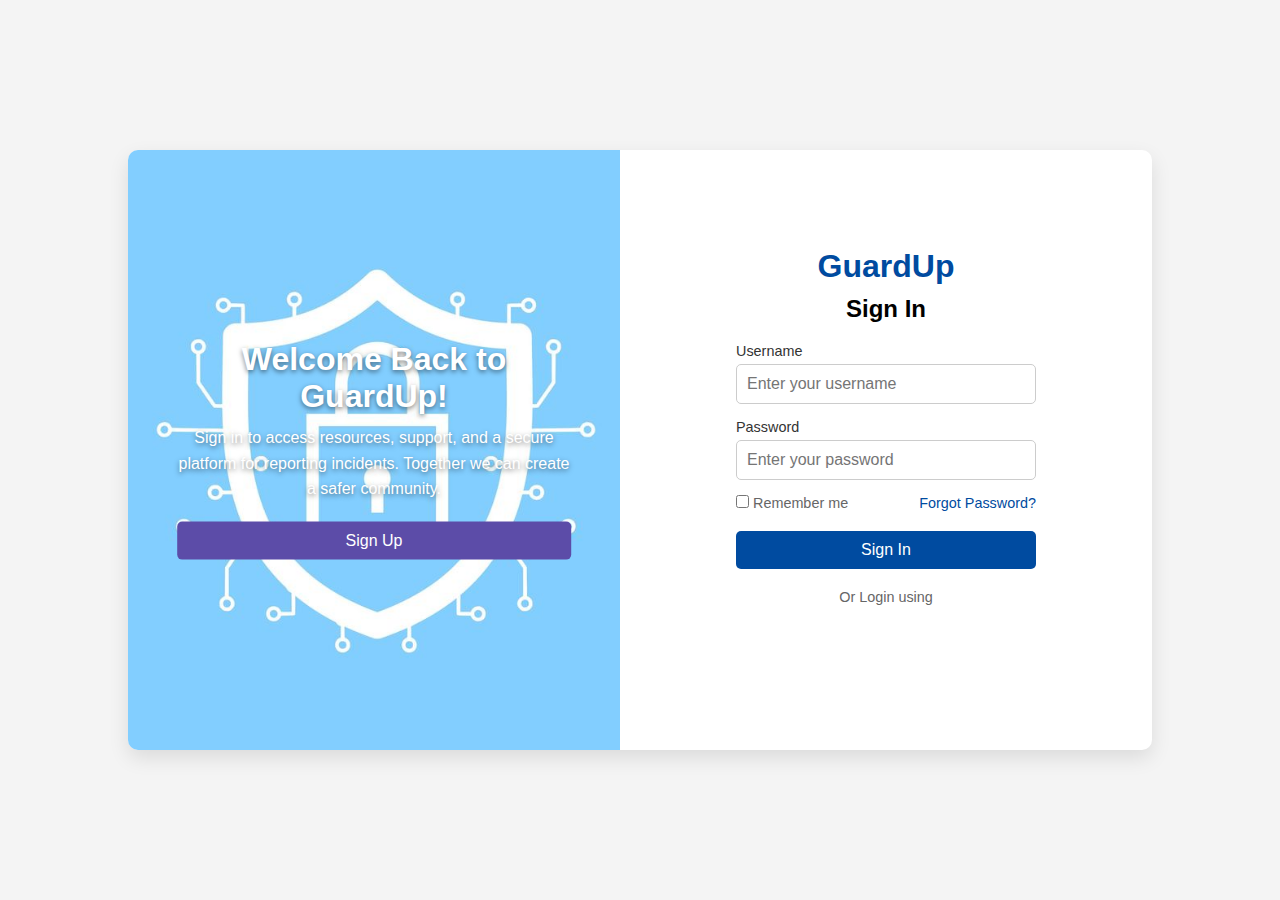
<file: index.html>
<!DOCTYPE html>
<html lang="en">
<head>
  <meta charset="UTF-8">
  <meta name="viewport" content="width=device-width, initial-scale=1.0">
  <link rel="stylesheet" href="https://cdnjs.cloudflare.com/ajax/libs/font-awesome/6.0.0/css/all.min.css">
  <link rel="stylesheet" href="index.css">
  <title>Sign In | GuardUp</title>
</head>
<body>
  <div class="container">
    <!-- Left Section -->
    <div class="left-section">
      <div class="illustration">
        <div class="illustration-text">
          <h1>Welcome Back to GuardUp!</h1>
          <p>
            Sign in to access resources, support, and a secure platform for reporting incidents. Together we can create a safer community.
          </p>
          <a href="signup_page.html"><button class="signin-btn">Sign Up</button></a>
        </div>
      </div>
    </div>

    <!-- Right Section -->
    <div class="right-section">
      <h1 class="logo">GuardUp</h1>
      <h2>Sign In</h2>
      <form class="signin-form" action="chatbot_intro.html" method="GET">
        <!-- Username Input -->
        <div class="input-group">
          <label for="username">Username</label>
          <input type="text" id="username" placeholder="Enter your username" required>
        </div>
        <!-- Password Input -->
        <div class="input-group">
          <label for="password">Password</label>
          <input type="password" id="password" placeholder="Enter your password" required>
        </div>
        <div class="options">
          <label>
            <input type="checkbox"> Remember me
          </label>
          <a href="#" class="forgot-password">Forgot Password?</a>
        </div>
        <a href="chatbot_intro.html"><button class="signin-btn">Sign In</button></a>
      </form>
      <p class="or">Or Login using</p>
      <div class="social-login">
        <a href="#"><i class="icon-facebook"></i></a>
        <a href="#"><i class="icon-google"></i></a>
        <a href="#"><i class="icon-linkedin"></i></a>
      </div>
    </div>
  </div>
  <script>
    
  </script>
</body>
</html>
</file>
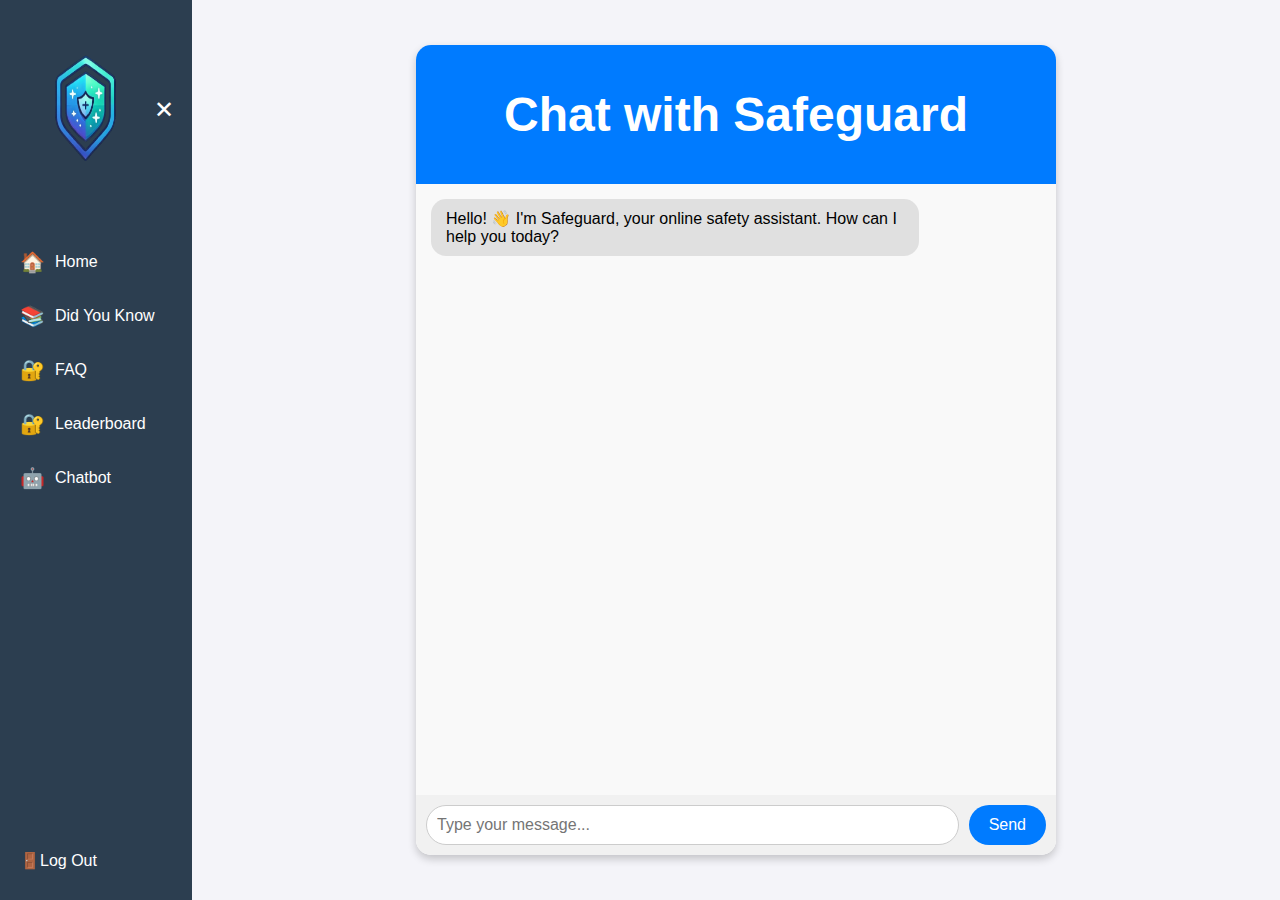
<file: chatbot.html>
<!DOCTYPE html>
<html lang="en">
<head>
  <meta charset="UTF-8">
  <meta name="viewport" content="width=device-width, initial-scale=1.0">
  <link rel="stylesheet" href="chatbot.css">
  <title>Chatbot</title>
</head>
<body>
  <div id="sidebar-container">
    <!-- Sidebar -->
    <div id="sidebar" class="sidebar">
      <div class="header">
          <img src="images/logo.png" alt="Logo" style="width: 10vw; height: 20vh;">
          <button id="minimize-btn" class="toggle-btn">&#10005;</button>
          <button id="maximize-btn" class="toggle-btn" style="display: none;">&#9776;</button>
      </div>      
      <ul class="menu">
        <li><a href="chatbot_dashboard.html"><span class="icon">🏠</span><span class="text">Home</span></a></li>
        <li><a href="#"><span class="icon">📚</span><span class="text">Did You Know</span></a></li>
        <li><a href="faq.html"><span class="icon">🔐</span><span class="text">FAQ</span></a></li>
        <li><a href="leaderboard.html"><span class="icon">🔐</span><span class="text">Leaderboard</span></a></li>
        <li><a href="chatbot.html"><span class="icon">🤖</span><span class="text">Chatbot</span></a></li>
      </ul>
      <div class="footer">
        <ul>
          <li><a href="index.html"><span class="icon">🚪</span><span class="text">Log Out</span></a></li>
        </ul>
      </div>
    </div>
  </div>
  <section class="chat-container">
    <!-- Header -->
    <header class="chat-header">
      <h1>Chat with Safeguard</h1>
    </header>

    <!-- Chat Window -->
    <div class="chat-window" id="chat-window">
      <!-- Messages will be dynamically added here -->
    </div>

    <!-- Footer -->
    <footer class="chat-footer">
      <input 
        type="text" 
        id="user-input" 
        placeholder="Type your message..." 
        class="chat-input"
      >
      <button id="send-button" class="send-button">Send</button>
    </footer>
  </div>
</section>

  <script>
     // JavaScript for Sidebar Toggle
   const sidebar = document.getElementById("sidebar");
    const minimizeBtn = document.getElementById("minimize-btn");
    const maximizeBtn = document.getElementById("maximize-btn");

    // Minimize the sidebar
    minimizeBtn.addEventListener("click", () => {
      console.debug("Minimizing sidebar");
      sidebar.classList.add("minimized");
      minimizeBtn.style.display = "none";
      maximizeBtn.style.display = "block";
    });

    // Maximize the sidebar
    maximizeBtn.addEventListener("click", () => {
      console.debug("Maximizing sidebar");
      sidebar.classList.remove("minimized");
      maximizeBtn.style.display = "none";
      minimizeBtn.style.display = "block";
    });

   // Select DOM Elements
const chatWindow = document.getElementById("chat-window");
const userInput = document.getElementById("user-input");
const sendButton = document.getElementById("send-button");

// Sample Bot Responses (for demonstration purposes)
const botReplies = [
  "That's a great question!",
  "I'm here to guide you on online safety.",
  "Can you elaborate on that?",
  "Stay safe online! Avoid sharing sensitive information.",
  "Thank you for chatting with me!"
];

// Function to Append a Message
function appendMessage(content, sender) {
  const message = document.createElement("div");
  message.className = `message ${sender}`;
  message.textContent = content;
  chatWindow.appendChild(message);
  chatWindow.scrollTop = chatWindow.scrollHeight; // Auto-scroll to the latest message
}

// Display Initial Welcome Message
function displayWelcomeMessage() {
  const welcomeMessage = "Hello! 👋 I'm Safeguard, your online safety assistant. How can I help you today?";
  appendMessage(welcomeMessage, "bot");
}

// Send Message on Button Click
sendButton.addEventListener("click", () => {
  const userMessage = userInput.value.trim();
  if (userMessage) {
    appendMessage(userMessage, "user");
    userInput.value = ""; // Clear input field

    // Simulate bot reply with a slight delay
    setTimeout(() => {
      const botReply =
        botReplies[Math.floor(Math.random() * botReplies.length)];
      appendMessage(botReply, "bot");
    }, 500);
  }
});

// Send Message on Enter Key
userInput.addEventListener("keypress", (e) => {
  if (e.key === "Enter") {
    sendButton.click();
  }
});

// Display the Welcome Message When the Page Loads
window.onload = displayWelcomeMessage;
  </script>
</body>
</html>
</file>
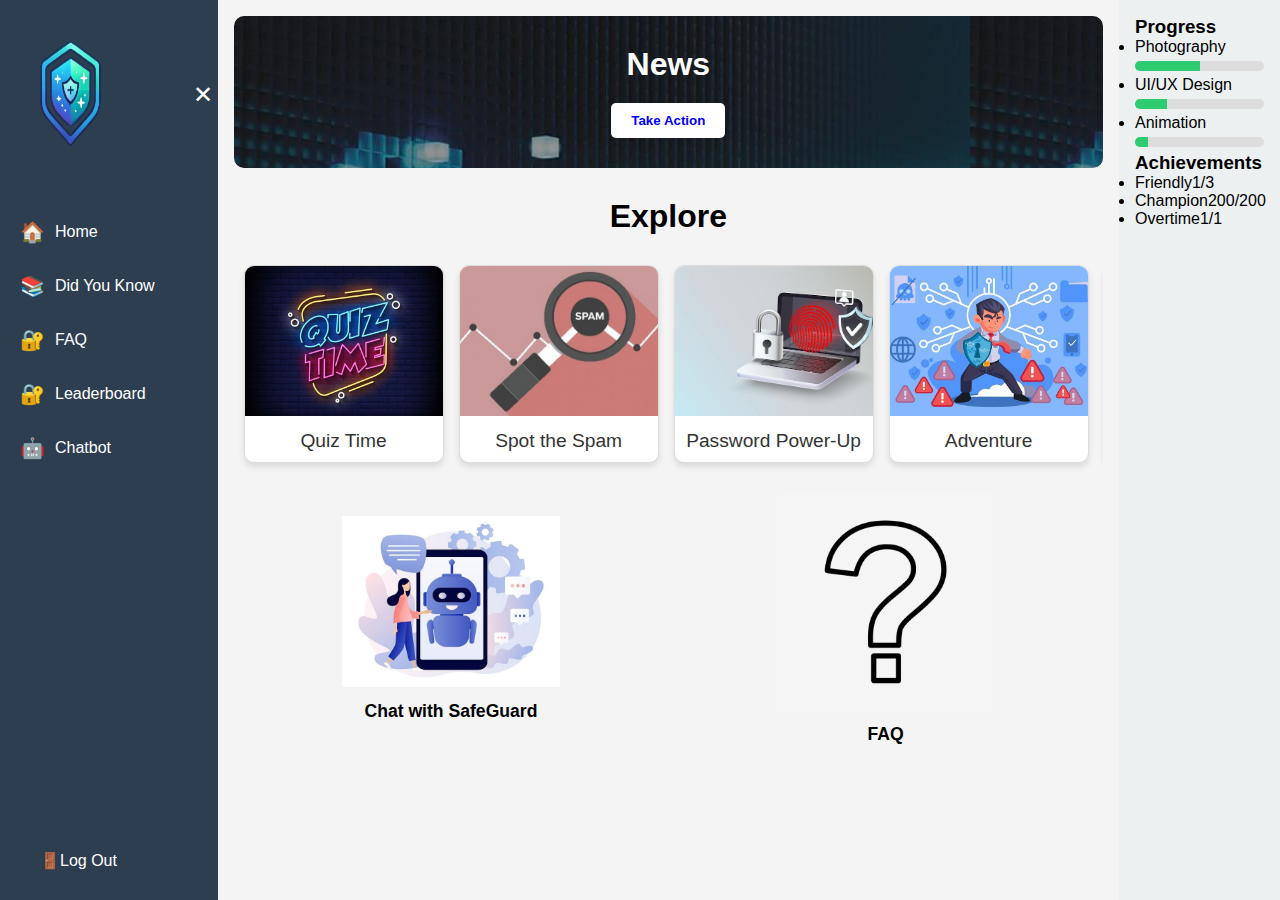
<file: chatbot_dashboard.html>
<!DOCTYPE html>
<html lang="en">
<head>
  <meta charset="UTF-8">
  <meta name="viewport" content="width=device-width, initial-scale=1.0">
  <link rel="stylesheet" href="chatbot_dashboard.css">
  <title>SafeGuard</title>
</head>
<body>
  <div id="sidebar-container">
    <!-- Sidebar -->
    <div id="sidebar" class="sidebar">
      <div class="header">
          <img src="images/logo.png" alt="Logo" style="width: 10vw; height: 20vh;">
          <button id="minimize-btn" class="toggle-btn">&#10005;</button>
          <button id="maximize-btn" class="toggle-btn" style="display: none;">&#9776;</button>
      </div>      
      <ul class="menu">
        <li><a href="chatbot_dashboard.html"><span class="icon">🏠</span><span class="text">Home</span></a></li>
        <li><a href="#"><span class="icon">📚</span><span class="text">Did You Know</span></a></li>
        <li><a href="faq.html"><span class="icon">🔐</span><span class="text">FAQ</span></a></li>
        <li><a href="leaderboard.html"><span class="icon">🔐</span><span class="text">Leaderboard</span></a></li>
        <li><a href="chatbot.html"><span class="icon">🤖</span><span class="text">Chatbot</span></a></li>
      </ul>
      <div class="footer">
        <ul>
          <li><a href="index.html"><span class="icon">🚪</span><span class="text">Log Out</span></a></li>
        </ul>
      </div>
    </div>
  </div>

    <!-- Main Content -->
    <section class="main-content">
      <!-- Dashboard Section -->
      <div class="dashboard">
        <h1>News</h1>
        <button class="dashboard-button">Take Action</button>
      </div>
      
      <!-- Explore Section -->
      <section class="explore">
        <h2>Explore</h2>
        <div class="explore-cards">
          <div class="card">
            <a href="quiz.html">
              <img src="images/quiz.jpg" alt="Quiz Time">
              <p>Quiz Time</p>
            </a>
          </div>
          <div class="card">
            <a href="#">
              <img src="images/spam.jpg" alt="Spot the Spam">
              <p>Spot the Spam</p>
            </a>
          </div>
          <div class="card">
            <a href="#">
              <img src="images/password.jpg" alt="Password Power-Up">
              <p>Password Power-Up</p>
            </a>
          </div>
          <div class="card">
            <a href="#">
              <img src="images/adventure.jpg" alt="Adventure">
              <p>Adventure</p>
            </a>
          </div>
          <div class="card">
            <a href="#">
              <img src="images/bingo.png" alt="Cyber Bingo">
              <p>Cyber Bingo</p>
            </a>
          </div>
          <div class="card">
            <a href="#">
              <img src="images/crossword.jpg" alt="Crossword">
              <p>Crossword</p>
            </a>
          </div>
          <div class="card">
            <a href="#">
              <img src="images/did you know.jpg" alt="Did you know">
              <p>Did you know</p>
            </a>
          </div>
        </div>
      </section>

      <!-- Chatbot and FAQ Section -->
      <section class="extras">
        <div class="chatbot">
          <a href="chatbot.html">
            <img src="images/bot.jpg" alt="Chatbot">
            <p>Chat with SafeGuard</p>
          </a>
        </div>
        <div class="faq">
          <a href="faq.html">
            <img src="images/faq.jpg" alt="FAQ">
            <p>FAQ</p>
          </a>
        </div>
      </section>
    </section>

    <!-- Right Sidebar -->
    <section class="right-sidebar">
      <div class="progress">
        <h3>Progress</h3>
        <ul>
          <li>
            <span>Photography</span>
            <div class="progress-bar">
              <div style="width: 50%;"></div>
            </div>
          </li>
          <li>
            <span>UI/UX Design</span>
            <div class="progress-bar">
              <div style="width: 25%;"></div>
            </div>
          </li>
          <li>
            <span>Animation</span>
            <div class="progress-bar">
              <div style="width: 10%;"></div>
            </div>
          </li>
        </ul>
      </div>
      <div class="achievements">
        <h3>Achievements</h3>
        <ul>
          <li><span>Friendly</span><span>1/3</span></li>
          <li><span>Champion</span><span>200/200</span></li>
          <li><span>Overtime</span><span>1/1</span></li>
        </ul>
      </div>
    </section>
  </div>
  
  <script>
   // JavaScript for Sidebar Toggle
   const sidebar = document.getElementById("sidebar");
    const minimizeBtn = document.getElementById("minimize-btn");
    const maximizeBtn = document.getElementById("maximize-btn");

    // Minimize the sidebar
    minimizeBtn.addEventListener("click", () => {
      console.debug("Minimizing sidebar");
      sidebar.classList.add("minimized");
      minimizeBtn.style.display = "none";
      maximizeBtn.style.display = "block";
    });

    // Maximize the sidebar
    maximizeBtn.addEventListener("click", () => {
      console.debug("Maximizing sidebar");
      sidebar.classList.remove("minimized");
      maximizeBtn.style.display = "none";
      minimizeBtn.style.display = "block";
    });
  </script>
</body>
</html>
</file>
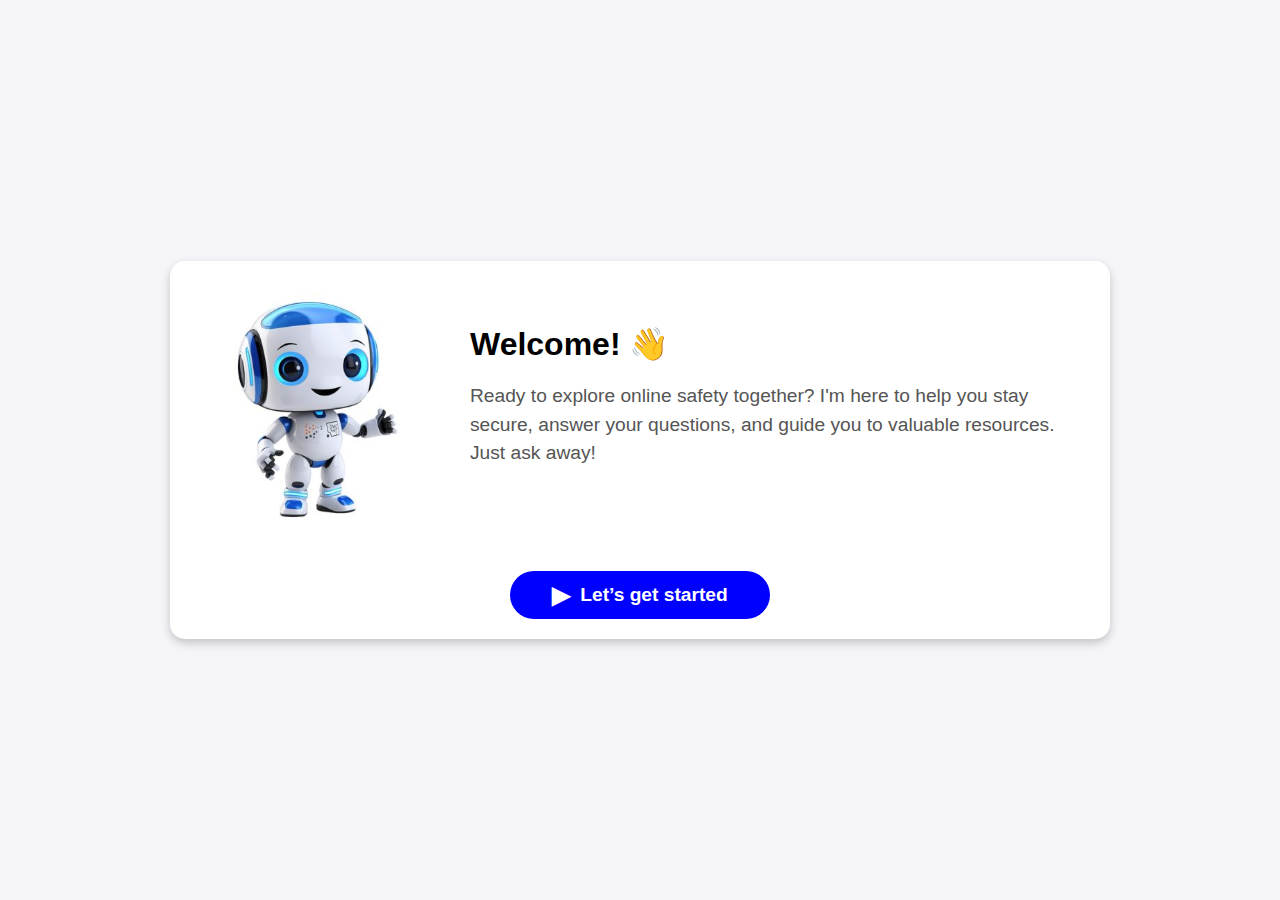
<file: chatbot_intro.html>
<!DOCTYPE html>
<html lang="en">
<head>
  <meta charset="UTF-8">
  <meta name="viewport" content="width=device-width, initial-scale=1.0">
  <title>SafeGuard</title>
  <link rel="stylesheet" href="chatbot_intro.css">
</head>
<body>
  <div class="container">
    <div class="chatbot-section">
      <!-- Robot Image -->
      <img src="images/robot-icon.jpg" alt="Chatbot Robot" class="robot-image">

      <!-- Welcome Text -->
      <div class="welcome-text">
        <h1>Welcome! <span class="wave">👋</span></h1>
        <p>
          Ready to explore online safety together? I'm here to help you stay secure, answer your questions, 
          and guide you to valuable resources. Just ask away!
        </p>
      </div>
    </div>

    <!-- "Let’s Get Started" Button -->
    <div class="get-started">
      <a href="chatbot_dashboard.html" class="start-button">
        <span>▶</span> Let’s get started
      </a>
    </div>
  </div>
</body>
</html>
</file>
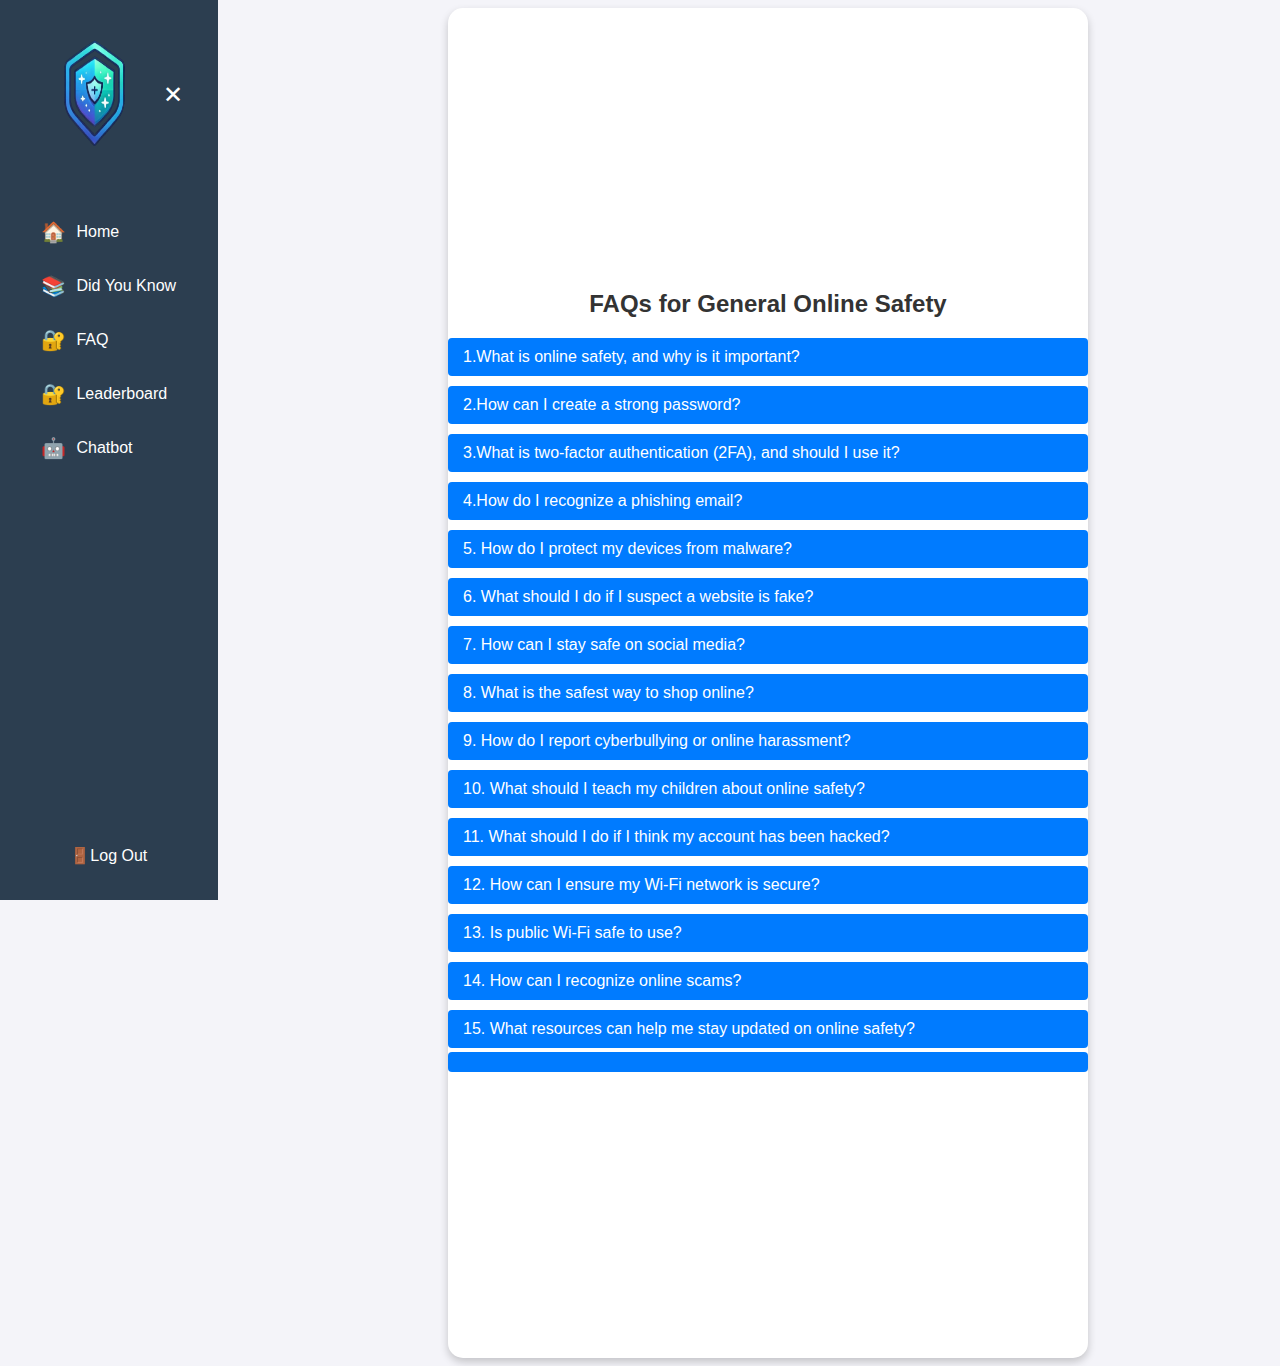
<file: faq.html>
<!DOCTYPE html>
<html lang="en">
<head>
  <meta charset="UTF-8">
  <meta name="viewport" content="width=device-width, initial-scale=1.0">
  <title>SafeGuard</title>
  <link rel="stylesheet" href="faq.css">
</head>
<body>
  <div id="sidebar-container">
    <!-- Sidebar -->
    <div id="sidebar" class="sidebar">
      <div class="header">
          <img src="images/logo.png" alt="Logo" style="width: 10vw; height: 20vh;">
          <button id="minimize-btn" class="toggle-btn">&#10005;</button>
          <button id="maximize-btn" class="toggle-btn" style="display: none;">&#9776;</button>
      </div>      
      <ul class="menu">
        <li><a href="chatbot_dashboard.html"><span class="icon">🏠</span><span class="text">Home</span></a></li>
        <li><a href="#"><span class="icon">📚</span><span class="text">Did You Know</span></a></li>
        <li><a href="faq.html"><span class="icon">🔐</span><span class="text">FAQ</span></a></li>
        <li><a href="leaderboard.html"><span class="icon">🔐</span><span class="text">Leaderboard</span></a></li>
        <li><a href="chatbot.html"><span class="icon">🤖</span><span class="text">Chatbot</span></a></li>
      </ul>
      <div class="footer">
        <ul>
          <li><a href="index.html"><span class="icon">🚪</span><span class="text">Log Out</span></a></li>
        </ul>
      </div>
    </div>
  </div>
  <div class="faq-container">
    <h1 >FAQs for General Online Safety</h1>
    <div class="faq-item">
      <button class="faq-question">1.What is online safety, and why is it important?</button>
      <div class="faq-answer">
        <p>Online safety refers to practices that protect your personal information, privacy, and security while using the internet. It’s important to avoid identity theft, cyberbullying, phishing attacks, and other online threats.</p>
      </div>
    </div>
    <div class="faq-item">
      <button class="faq-question">2.How can I create a strong password?</button>
      <div class="faq-answer">
        <p>Use a mix of uppercase and lowercase letters, numbers, and special characters. Avoid using easily guessed information like birthdays or names. Passwords should be at least 12 characters long.</p>
      </div>
    </div>
    <div class="faq-item">
      <button class="faq-question">3.What is two-factor authentication (2FA), and should I use it?</button>
      <div class="faq-answer">
        <p>2FA is an extra layer of security requiring a second form of verification (like a code sent to your phone) in addition to your password. Yes, you should enable 2FA wherever possible.</p>
      </div>
    </div>
    <div class="faq-item">
      <button class="faq-question">4.How do I recognize a phishing email?</button>
      <div class="faq-answer">
        <p>
          Look for red flags such as:
          <ul>
            <li>Spelling and grammar mistakes.</li>
            <li>Urgent requests to click a link or provide sensitive information.</li>
            <li>Suspicious sender email addresses.</li>
          </ul>
        </p>
      </div>
    </div>
    <div class="faq-item">
        <button class="faq-question">5. How do I protect my devices from malware?</button>
        <div class="faq-answer">
            <p>
            <ul>
              <li>Install and update antivirus software.</li>
              <li>Avoid downloading files from untrusted sources. </li>
              <li>Keep your operating system and apps updated. </li>
              <li>Avoid clicking on pop-up ads.</li>
            </ul>
          </p>
        </div>
      </div>
      <div class="faq-item">
        <button class="faq-question">6. What should I do if I suspect a website is fake?</button>
        <div class="faq-answer">
            <p>
            <ul>
              <li>Check the URL for spelling errors or unusual domains.</li>
              <li>Look for a padlock icon and "https" in the address bar. </li>
              <li>Avoid entering personal information on suspicious websites.</li>
            </ul>
          </p>
        </div>
      </div>
      <div class="faq-item">
        <button class="faq-question">7. How can I stay safe on social media?</button>
        <div class="faq-answer">
            <p>
            <ul>  
              <li>Adjust your privacy settings to control who can see your posts.</li>
              <li>Avoid sharing personal information like your address or phone number.   </li>
              <li>Be cautious when accepting friend requests from unknown people.</li>
            </ul>
          </p>
        </div>
      </div>
      <div class="faq-item">
        <button class="faq-question">8. What is the safest way to shop online?</button>
        <div class="faq-answer">
            <p>
            <ul>  
              <li>Shop only on reputable websites with secure payment methods.</li>
              <li>Look for "https" and a padlock in the browser address bar.</li>
              <li>Use a credit card or secure payment service like Escrow or PayPal.</li>
            </ul>
          </p>
        </div>
      </div>
      <div class="faq-item">
        <button class="faq-question">9. How do I report cyberbullying or online harassment?</button>
        <div class="faq-answer">
            <p>
            <ul>  
              <li>Take screenshots of the offensive messages.</li>
              <li>Report the behavior to the platform where it occurred.</li>
              <li> Inform local authorities if the harassment escalates or involves threats. </li>
            </ul>
          </p>
        </div>
      </div>
      <div class="faq-item">
        <button class="faq-question">10. What should I teach my children about online safety?</button>
        <div class="faq-answer">
            <p>
            <ul>  
              <li>Never share personal information online.</li>
              <li>Avoid interacting with strangers on the internet. </li>
              <li>Report anything that makes them uncomfortable to a trusted adult.</li>
              <li>Set up parental controls to monitor their online activities.</li>
            </ul>
          </p>
        </div>
      </div>
      <div class="faq-item">
        <button class="faq-question">11. What should I do if I think my account has been hacked?</button>
        <div class="faq-answer">
            <p>
            <ul>  
              <li>Enable two-factor authentication.</li>
              <li>Check for unusual activity and report the breach to the service provider.</li>
            </ul>
          </p>
        </div>
      </div>
      <div class="faq-item">
        <button class="faq-question">12. How can I ensure my Wi-Fi network is secure?</button>
        <div class="faq-answer">
            <p>
            <ul>  
              <li>Use a strong, unique password for your router.</li>
              <li>Enable WPA3 or WPA2 encryption.</li>
              <li>Regularly update your router's firmware.</li>
            </ul>
          </p>
        </div>
      </div>
      <div class="faq-item">
        <button class="faq-question">13. Is public Wi-Fi safe to use?</button>
        <div class="faq-answer">
            <p>
                Public Wi-Fi is generally not secure. Avoid accessing sensitive accounts or entering personal information when connected to public networks. Use a Virtual Private Network (VPN) for added security. 
          </p>
        </div>
      </div>
      <div class="faq-item">
        <button class="faq-question">14. How can I recognize online scams?</button>
        <div class="faq-answer">
            <p>
            <ul>  
              <li>Be cautious of offers that seem too good to be true.</li>
              <li>Verify the source before clicking on links or downloading files. </li>
              <li>Avoid sharing financial information unless the website is verified and secure.  </li>
            </ul>
          </p>
        </div>
      </div>
      <div class="faq-item">
        <button class="faq-question">15. What resources can help me stay updated on online safety?</button>
        <div class="faq-answer">
            <p>
            <ul>  
              <li>Trusted cybersecurity blogs or websites.</li>
              <li>Government or law enforcement online safety guides.</li>
              <li>Online safety courses or seminars offered by reputable organizations. </li>
            </ul>
          </p>
        </div>
        <div class="faq-item">
            <button class="faq-question"></button>
            <div class="faq-answer">
                <p>
                <ul>  
                  <li></li>
                  <li></li>
                  <li></li>
                </ul>
              </p>
            </div>
      </div>
    <!-- Add more FAQ items here -->
  </div>
  </div>
  <script>
         // JavaScript for Sidebar Toggle
   const sidebar = document.getElementById("sidebar");
    const minimizeBtn = document.getElementById("minimize-btn");
    const maximizeBtn = document.getElementById("maximize-btn");

    // Minimize the sidebar
    minimizeBtn.addEventListener("click", () => {
      console.debug("Minimizing sidebar");
      sidebar.classList.add("minimized");
      minimizeBtn.style.display = "none";
      maximizeBtn.style.display = "block";
    });

    // Maximize the sidebar
    maximizeBtn.addEventListener("click", () => {
      console.debug("Maximizing sidebar");
      sidebar.classList.remove("minimized");
      maximizeBtn.style.display = "none";
      minimizeBtn.style.display = "block";
    });
  document.querySelectorAll('.faq-question').forEach(button => {
  button.addEventListener('click', () => {
    const answer = button.nextElementSibling;
    const isOpen = answer.style.display === 'block';

    document.querySelectorAll('.faq-answer').forEach(item => item.style.display = 'none');
    if (!isOpen) {
      answer.style.display = 'block';
    }
  });
});
  </script>
</body>
</html>
</file>
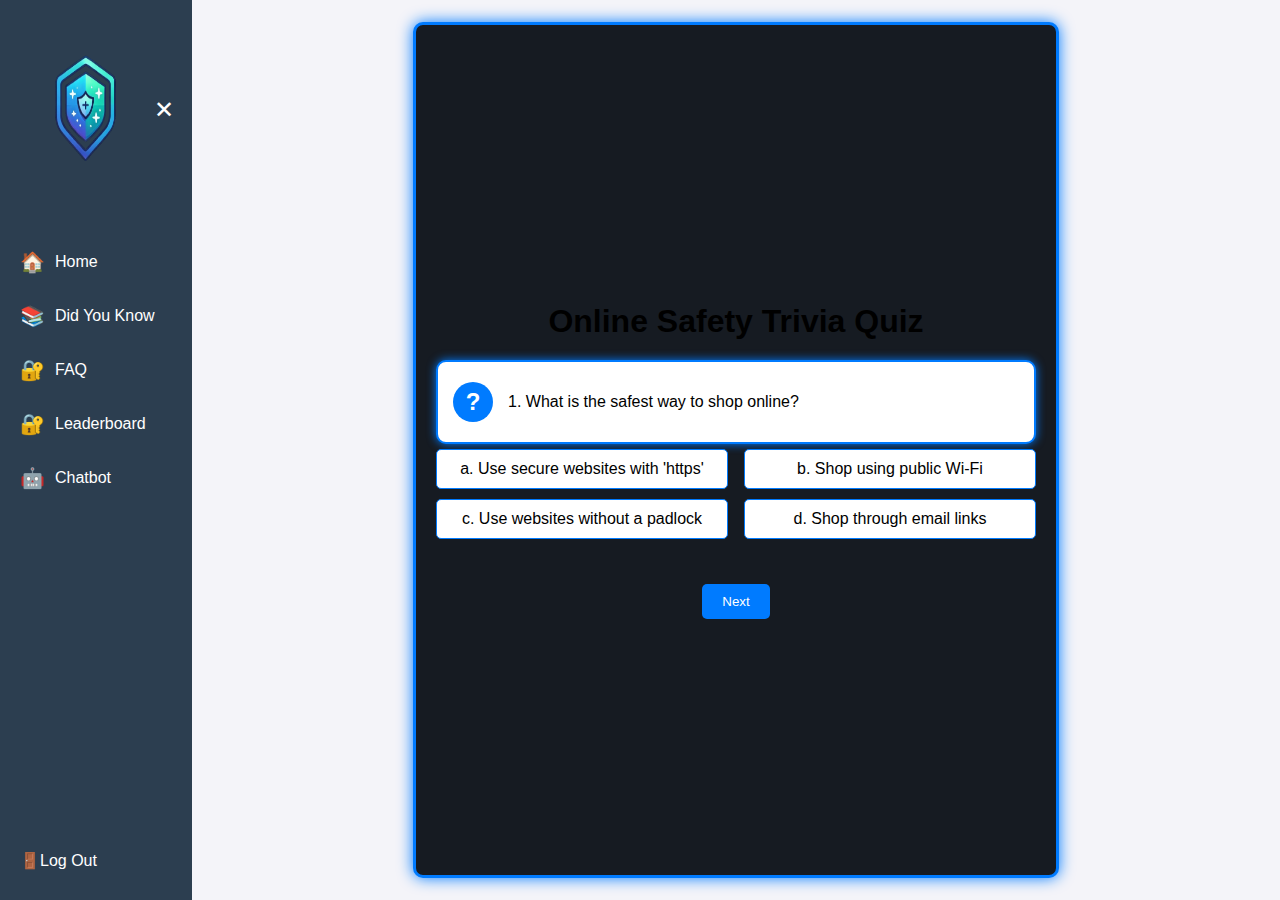
<file: quiz.html>
<!DOCTYPE html>
<html lang="en">
<head>
  <meta charset="UTF-8">
  <meta name="viewport" content="width=device-width, initial-scale=1.0">
  <title>SafeGuard</title>
 <link rel="stylesheet" href="quiz.css">
</head>
<body>
  <div id="sidebar-container">
    <!-- Sidebar -->
    <div id="sidebar" class="sidebar">
      <div class="header">
          <img src="images/logo.png" alt="Logo" style="width: 10vw; height: 20vh;">
          <button id="minimize-btn" class="toggle-btn">&#10005;</button>
          <button id="maximize-btn" class="toggle-btn" style="display: none;">&#9776;</button>
      </div>      
      <ul class="menu">
        <li><a href="chatbot_dashboard.html"><span class="icon">🏠</span><span class="text">Home</span></a></li>
        <li><a href="#"><span class="icon">📚</span><span class="text">Did You Know</span></a></li>
        <li><a href="faq.html"><span class="icon">🔐</span><span class="text">FAQ</span></a></li>
        <li><a href="leaderboard.html"><span class="icon">🔐</span><span class="text">Leaderboard</span></a></li>
        <li><a href="chatbot.html"><span class="icon">🤖</span><span class="text">Chatbot</span></a></li>
      </ul>
      <div class="footer">
        <ul>
          <li><a href="index.html"><span class="icon">🚪</span><span class="text">Log Out</span></a></li>
        </ul>
      </div>
    </div>
  </div>

  <div class="quiz-container">
    <!-- Quiz Title -->
    <h1 class="quiz-title">Online Safety Trivia Quiz</h1>

    <!-- Quiz Questions -->
    <div class="quiz-question" id="question-container">
      <!-- Question 1 -->
      <div class="question">
        <div class="question-box">
          <div class="question-mark">?</div>
          <p>1. What is the safest way to shop online?</p>
        </div>
        <div class="options">
          <div class="option"> a. Use secure websites with 'https'</div>
          <div class="option"> b. Shop using public Wi-Fi</div>
          <div class="option"> c. Use websites without a padlock</div>
          <div class="option"> d. Shop through email links</div>
        </div>
      </div>

      <!-- Question 2 -->
      <div class="question" style="display: none;">
        <div class="question-box">
          <div class="question-mark">?</div>
          <p>2. What is two-factor authentication (2FA)?</p>
        </div>
        <div class="options">
          <div class="option"> a. A single password</div>
          <div class="option"> b. A password and a verification code</div>
          <div class="option"> c. Fingerprint only</div>
          <div class="option"> d. Email only</div>
        </div>
      </div>

      <!-- Question 3 -->
      <div class="question" style="display: none;">
        <div class="question-box">
          <div class="question-mark">?</div>
          <p>3. How can you recognize a phishing email?</p>
        </div>
        <div class="options">
          <div class="option"> a. Look for generic greetings</div>
          <div class="option"> b. Urgent requests to click links</div>
          <div class="option"> c. Spelling and grammar errors</div>
          <div class="option"> d. All of the above</div>
        </div>
      </div>

      <!-- Question 4 (Last Question) -->
      <div class="question" style="display: none;">
        <div class="question-box">
          <div class="question-mark">?</div>
          <p>4. What should you do if you suspect a website is fake?</p>
        </div>
        <div class="options">
          <div class="option"> a. Check the URL for spelling errors</div>
          <div class="option"> b. Look for a padlock icon and 'https'</div>
          <div class="option"> c. Avoid entering personal information</div>
          <div class="option"> d. All of the above</div>
        </div>
      </div>
    </div>

    <!-- Navigation Buttons -->
    <div class="nav-buttons">
      <button class="nav-btn" id="prev-btn" onclick="prevQuestion()">Previous</button>
      <button class="nav-btn" id="next-btn" onclick="nextQuestion()">Next</button>
      <button class="nav-btn" id="submit-btn" onclick="submitQuiz()" style="display: none;">Submit</button>
    </div>
  </div>

  <script>
     // JavaScript for Sidebar Toggle
   const sidebar = document.getElementById("sidebar");
    const minimizeBtn = document.getElementById("minimize-btn");
    const maximizeBtn = document.getElementById("maximize-btn");

    // Minimize the sidebar
    minimizeBtn.addEventListener("click", () => {
      console.debug("Minimizing sidebar");
      sidebar.classList.add("minimized");
      minimizeBtn.style.display = "none";
      maximizeBtn.style.display = "block";
    });

    // Maximize the sidebar
    maximizeBtn.addEventListener("click", () => {
      console.debug("Maximizing sidebar");
      sidebar.classList.remove("minimized");
      maximizeBtn.style.display = "none";
      minimizeBtn.style.display = "block";
    });
    
    let currentQuestion = 0;
    const questions = document.querySelectorAll('.question');
    const nextBtn = document.getElementById('next-btn');
    const submitBtn = document.getElementById('submit-btn');
    const prevBtn = document.getElementById('prev-btn');

    function showQuestion(index) {
      questions.forEach((question, i) => {
        question.style.display = i === index ? 'block' : 'none';
      });

      // Update button visibility
      prevBtn.style.display = index === 0 ? 'none' : 'inline-block';
      nextBtn.style.display = index === questions.length - 1 ? 'none' : 'inline-block';
      submitBtn.style.display = index === questions.length - 1 ? 'inline-block' : 'none';
    }

    function prevQuestion() {
      if (currentQuestion > 0) {
        currentQuestion--;
        showQuestion(currentQuestion);
      }
    }

    function nextQuestion() {
      if (currentQuestion < questions.length - 1) {
        currentQuestion++;
        showQuestion(currentQuestion);
      }
    }

    function submitQuiz() {
      window.location.href = 'scores.html';
    }

    // Initialize
    showQuestion(currentQuestion);
  </script>
</body>
</html>
</file>
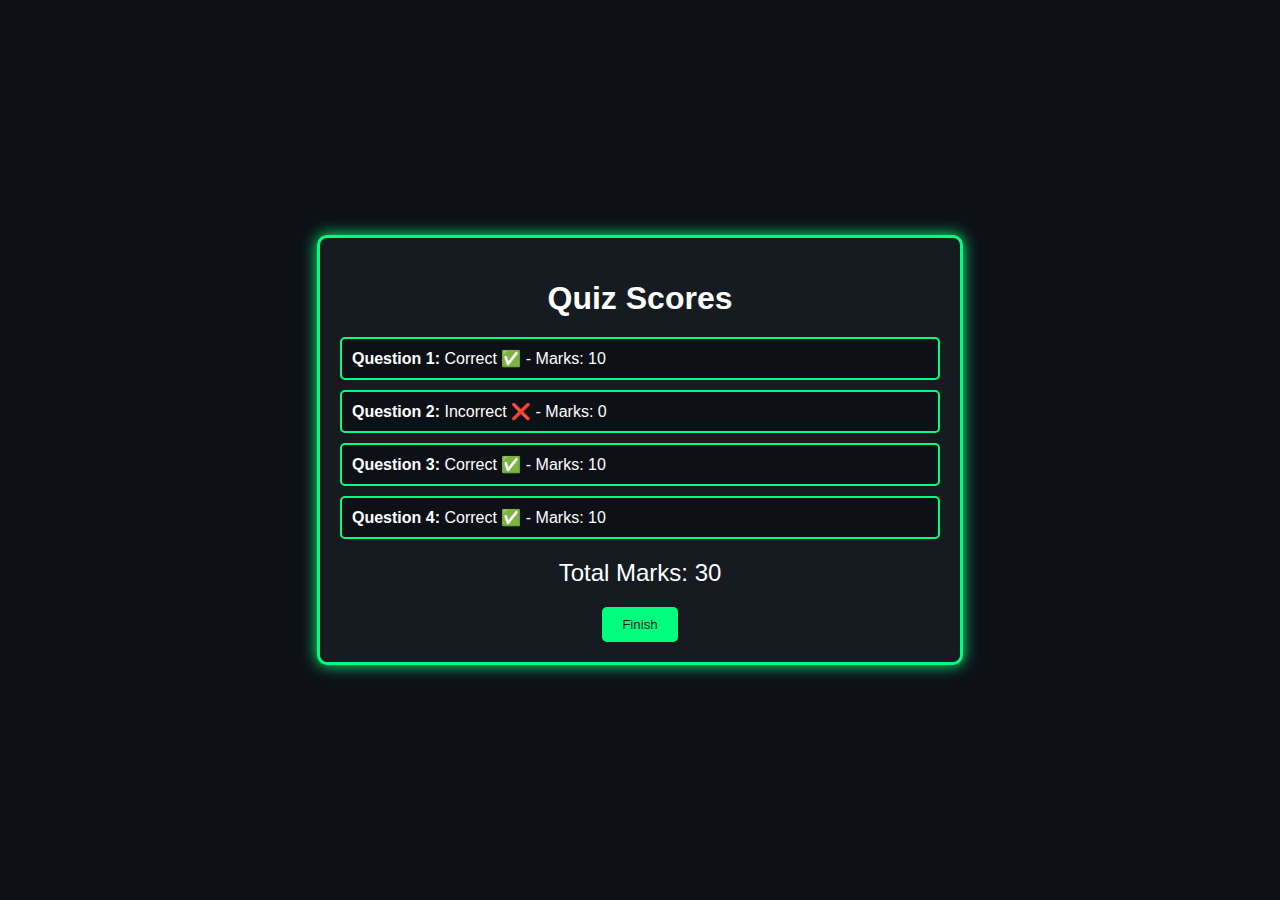
<file: scores.html>
<!DOCTYPE html>
<html lang="en">
<head>
  <meta charset="UTF-8">
  <meta name="viewport" content="width=device-width, initial-scale=1.0">
  <link rel="stylesheet" href="scores.css">
  <title>Quiz Scores</title>
</head>
<body>
  <!-- Scores Container -->
  <div class="scores-container">
    <h1 class="scores-title">Quiz Scores</h1>
    <ul class="scores-list" id="scores-list">
      <!-- Scores for each question will be dynamically generated here -->
    </ul>
    <div class="total-score" id="total-score">Total Marks: 0</div>
    <button class="finish-button" onclick="goToLeaderboard()">Finish</button>
  </div>

  <script>
    // Mock Data for Quiz Results
    const quizResults = [
      { question: 1, correct: true, marks: 10 },
      { question: 2, correct: false, marks: 0 },
      { question: 3, correct: true, marks: 10 },
      { question: 4, correct: true, marks: 10 }
    ];

    // Populate Scores List
    function populateScores() {
      const scoresList = document.getElementById('scores-list');
      const totalScoreElement = document.getElementById('total-score');
      let totalMarks = 0;

      quizResults.forEach(result => {
        const listItem = document.createElement('li');
        listItem.innerHTML = `
          <strong>Question ${result.question}:</strong> 
          ${result.correct ? "Correct ✅" : "Incorrect ❌"} 
          - Marks: ${result.marks}
        `;
        scoresList.appendChild(listItem);
        totalMarks += result.marks;
      });

      // Update Total Marks
      totalScoreElement.textContent = `Total Marks: ${totalMarks}`;
    }

    // Navigate to Leaderboard
    function goToLeaderboard() {
      window.location.href = "leaderboard.html"; // Replace with your leaderboard page URL
    }

    // Initialize Scores Page
    populateScores();
  </script>
</body>
</html>
</file>
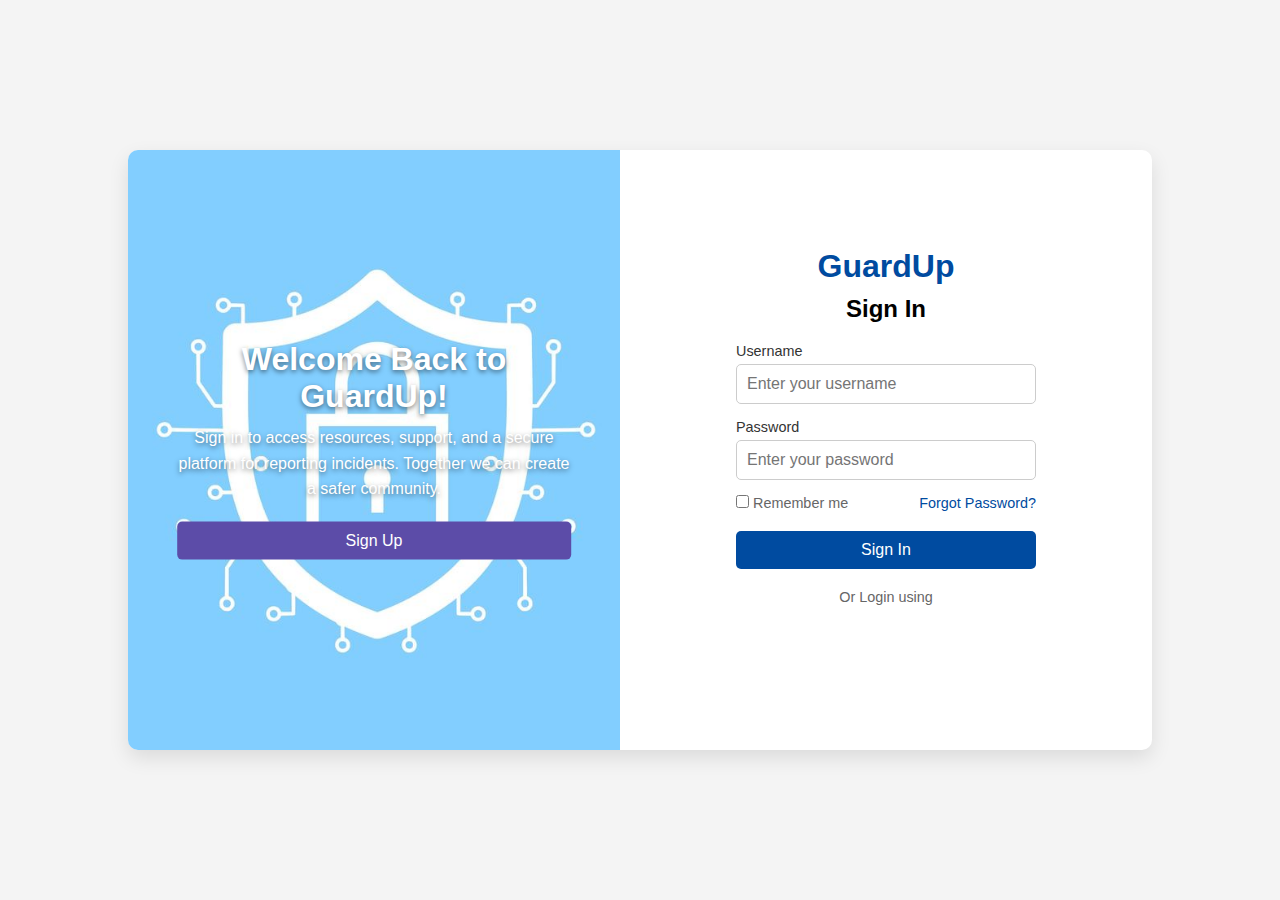
<file: signin_page.html>
<!DOCTYPE html>
<html lang="en">
<head>
  <meta charset="UTF-8">
  <meta name="viewport" content="width=device-width, initial-scale=1.0">
  <link rel="stylesheet" href="https://cdnjs.cloudflare.com/ajax/libs/font-awesome/6.0.0/css/all.min.css">
  <style>
    /* General Reset */
* {
  margin: 0;
  padding: 0;
  box-sizing: border-box;
}

body {
  font-family: Arial, sans-serif;
  display: flex;
  justify-content: center;
  align-items: center;
  height: 100vh;
  background-color: #f4f4f4;
}

/* Container Styling */
.container {
  display: flex;
  width: 80%;
  max-width: 1200px;
  height: 600px;
  background-color: #fff;
  border-radius: 10px;
  box-shadow: 0 8px 20px rgba(0, 0, 0, 0.1);
  overflow: hidden;
}

/* Left Section */
.left-section {
  position: relative;
  flex: 1;
  display: flex;
  align-items: center;
  justify-content: center;
  text-align: center;
  background: url('images/signin.jpg') no-repeat center center/cover;
  overflow: hidden;
}

.left-section .illustration-text {
  position: absolute;
  top: 50%; /* Center vertically */
  left: 50%; /* Center horizontally */
  transform: translate(-50%, -50%);
  color: #fff; /* White text for readability */
  text-shadow: 0px 2px 5px rgba(0, 0, 0, 0.5); /* Add text shadow for contrast */
  z-index: 2;
  width: 80%; /* Adjust width for better fit */
}

.left-section h1 {
  font-size: 2rem;
  margin-bottom: 10px;
}

.left-section p {
  font-size: 1rem;
  margin-bottom: 20px;
  line-height: 1.6;
}

.left-section .signin-btn {
  background-color: #5c4ca8;
  color: #fff;
  padding: 10px 20px;
  border: none;
  border-radius: 5px;
  cursor: pointer;
  font-size: 1rem;
}

.left-section .signin-btn:hover {
  background-color: #4a3b85;
}


/* Right Section */
.right-section {
  flex: 1;
  display: flex;
  flex-direction: column;
  align-items: center;
  justify-content: center;
  padding: 20px;
}

.right-section .logo {
  font-size: 2rem;
  font-weight: bold;
  margin-bottom: 10px;
  color: #004ba0;
}

.right-section h2 {
  font-size: 1.5rem;
  margin-bottom: 20px;
}

.signin-form {
  width: 100%;
  max-width: 300px;
}

.input-group {
  display: flex;
  flex-direction: column;
  margin-bottom: 15px;
}

.input-group label {
  font-size: 0.9rem;
  color: #333;
  margin-bottom: 5px;
}

.input-group input {
  padding: 10px;
  font-size: 1rem;
  border: 1px solid #ccc;
  border-radius: 5px;
  outline: none;
}

.input-group input:focus {
  border-color: #004ba0;
}

.options {
  display: flex;
  justify-content: space-between;
  align-items: center;
  font-size: 0.9rem;
  color: #666;
  margin-bottom: 20px;
}

.options a {
  text-decoration: none;
  color: #004ba0;
}

.options a:hover {
  text-decoration: underline;
}

.signin-btn {
  background-color: #004ba0;
  color: #fff;
  padding: 10px;
  width: 100%;
  border: none;
  border-radius: 5px;
  cursor: pointer;
  font-size: 1rem;
}

.signin-btn:hover {
  background-color: #00367a;
}

.or {
  text-align: center;
  margin: 20px 0;
  font-size: 0.9rem;
  color: #666;
}

.social-login a {
  margin: 0 10px;
  font-size: 1.5rem;
  color: #666;
  text-decoration: none;
}

.social-login a:hover {
  color: #004ba0;
}

/* Responsive Design */
@media (max-width: 768px) {
  .container {
    flex-direction: column; /* Stack sections vertically */
    height: auto;
  }

  .left-section {
    height: 300px; /* Limit height for smaller screens */
    background-size: cover;
  }

  .right-section {
    width: 100%;
  }

  .left-section .illustration-text h1 {
    font-size: 1.5rem; /* Smaller heading for mobile */
  }

  .left-section .illustration-text p {
    font-size: 0.9rem; /* Smaller text for mobile */
  }
}

  </style>
  <title>Sign In | GuardUp</title>
</head>
<body>
  <div class="container">
    <!-- Left Section -->
    <div class="left-section">
      <div class="illustration">
        <div class="illustration-text">
          <h1>Welcome Back to GuardUp!</h1>
          <p>
            Sign in to access resources, support, and a secure platform for reporting incidents. Together we can create a safer community.
          </p>
          <a href="signup_page.html"><button class="signin-btn">Sign Up</button></a>
        </div>
      </div>
    </div>

    <!-- Right Section -->
    <div class="right-section">
      <h1 class="logo">GuardUp</h1>
      <h2>Sign In</h2>
      <form class="signin-form" action="chatbot_intro.html" method="GET">
        <!-- Username Input -->
        <div class="input-group">
          <label for="username">Username</label>
          <input type="text" id="username" placeholder="Enter your username" required>
        </div>
        <!-- Password Input -->
        <div class="input-group">
          <label for="password">Password</label>
          <input type="password" id="password" placeholder="Enter your password" required>
        </div>
        <div class="options">
          <label>
            <input type="checkbox"> Remember me
          </label>
          <a href="#" class="forgot-password">Forgot Password?</a>
        </div>
        <a href="chatbot_intro.html"><button class="signin-btn">Sign In</button></a>
      </form>
      <p class="or">Or Login using</p>
      <div class="social-login">
        <a href="#"><i class="icon-facebook"></i></a>
        <a href="#"><i class="icon-google"></i></a>
        <a href="#"><i class="icon-linkedin"></i></a>
      </div>
    </div>
  </div>
  <script>
    
  </script>
</body>
</html>
</file>
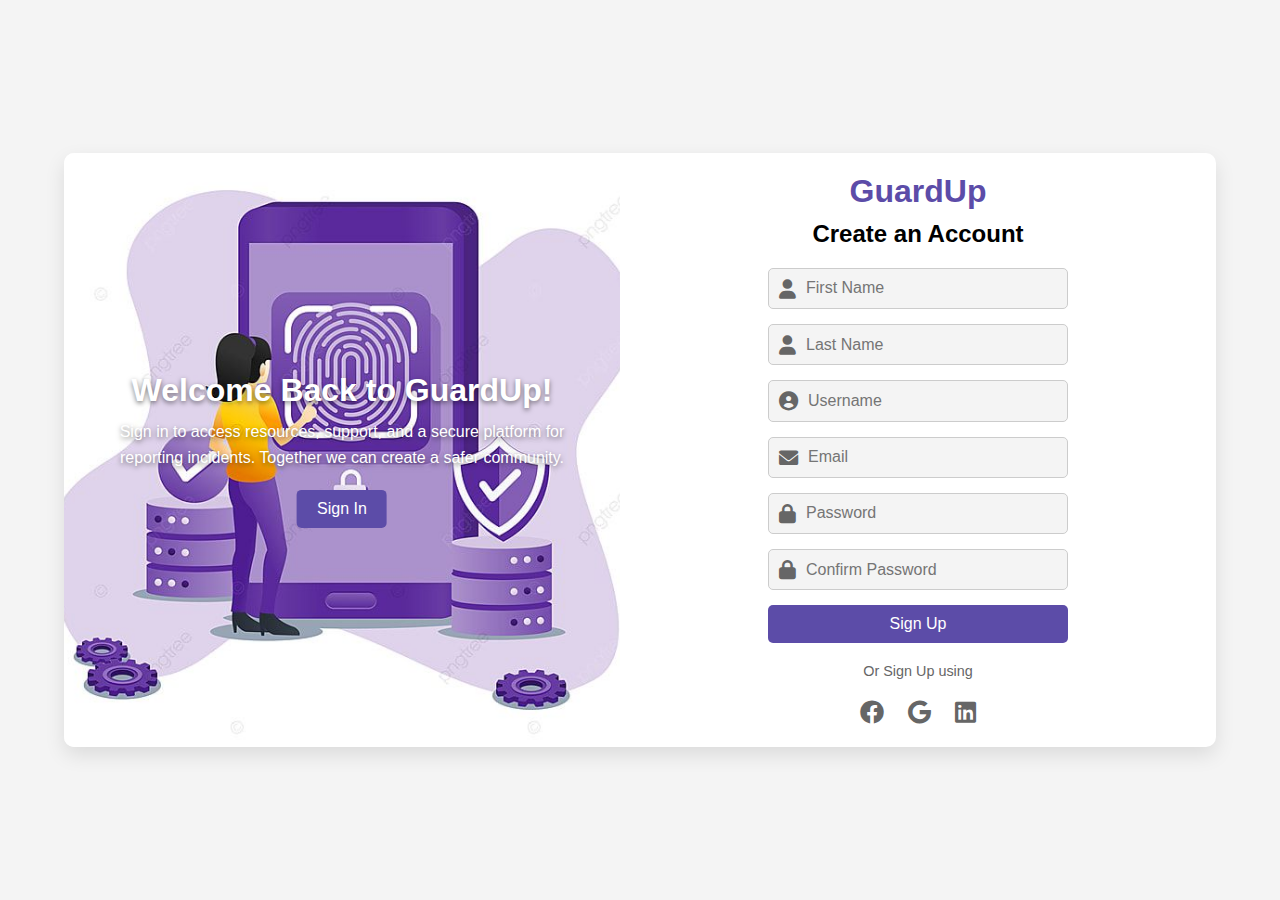
<file: signup_page.html>
<!DOCTYPE html>
<html lang="en">
<head>
  <meta charset="UTF-8">
  <meta name="viewport" content="width=device-width, initial-scale=1.0">
  <link rel="stylesheet" href="https://cdnjs.cloudflare.com/ajax/libs/font-awesome/6.0.0/css/all.min.css">
  <link rel="stylesheet" href="signup_page.css">
  <title>Sign Up | GuardUp</title>
</head>
<body>
  <div class="container">
    <div class="left-section">
      <div class="illustration">
        <div class="illustration-text">
          <h1>Welcome Back to GuardUp!</h1>
          <p>
            Sign in to access resources, support, and a secure platform for reporting incidents. Together we can create a safer community.
          </p>
          <a href="index.html"><button class="signin-btn">Sign In</button></a>
        </div>
      </div>
    </div>
    

    <!-- Right Section -->
    <div class="right-section">
      <h1 class="logo">GuardUp</h1>
      <h2>Create an Account</h2>
      <form class="signup-form" action="chatbot_intro.html" method="GET">
        <div class="input-group">
          <i class="fas fa-user"></i>
          <input type="text" placeholder="First Name" required>
        </div>
        <div class="input-group">
          <i class="fas fa-user"></i>
          <input type="text" placeholder="Last Name" required>
        </div>
        <div class="input-group">
          <i class="fas fa-user-circle"></i>
          <input type="text" placeholder="Username" required>
        </div>
        <div class="input-group">
          <i class="fas fa-envelope"></i>
          <input type="email" placeholder="Email" required>
        </div>
        <div class="input-group">
          <i class="fas fa-lock"></i>
          <input type="password" placeholder="Password" required>
        </div>
        <div class="input-group">
          <i class="fas fa-lock"></i>
          <input type="password" placeholder="Confirm Password" required>
        </div>
        <a href="chatbot_intro.html"><button class="signup-btn">Sign Up</button></a>
        
      </form>
      <p class="or">Or Sign Up using</p>
      <div class="social-login">
        <a href="#"><i class="fab fa-facebook"></i></a>
        <a href="#"><i class="fab fa-google"></i></a>
        <a href="#"><i class="fab fa-linkedin"></i></a>
      </div>
    </div>
  </div>
</body>
</html>
</file>
<file: chatbot.css>
/* General Styling */
body {
  margin: 0;
  padding: 0;
  font-family: Arial, sans-serif;
  display: flex;
  justify-content: center;
  align-items: flex-start; /* Align items to the top */
  height: 100vh;
  background-color: #f4f4f9;
  position: relative;
}

/* Sidebar */
.sidebar {
  width: 15vw; /* Ensure this is consistent */
  height: 100vh;
  background-color: #2c3e50;
  color: white;
  transition: width 0.3s ease;
  display: flex;
  flex-direction: column;
  box-sizing: border-box; /* Includes padding in the width calculation */
  padding: 10px 0; /* Ensure proper spacing inside the sidebar */
  position: fixed; /* Sidebar stays on the far left */
  left: 0;
  position: relative;
}

.sidebar.minimized {
  width: 5vw; /* Ensure consistency when minimized */
}

.header {
  display: flex;
  justify-content: space-between;
  align-items: center;
  margin: 10px;
  padding: 0 10px; /* Add padding to align content */
  box-sizing: border-box;
}

.toggle-btn {
  background: none;
  border: none;
  color: white;
  font-size: 24px;
  cursor: pointer;
}

.menu {
  list-style-type: none;
  padding: 0;
  margin: 20px 0; /* Add spacing between header and menu */
  box-sizing: border-box;
}

.menu li {
  margin: 10px 0;
  padding: 0 10px; /* Ensure proper alignment and spacing */
  box-sizing: border-box;
}

.menu li a {
  color: white;
  text-decoration: none;
  display: flex;
  align-items: center;
  padding: 10px;
  transition: background-color 0.3s ease;
  border-radius: 5px; /* Add a rounded effect */
}

.menu li a:hover {
  background-color: #34495e;
}

.menu .icon {
  font-size: 20px;
  margin-right: 10px;
}

.footer {
  margin-top: auto;
  padding: 10px; /* Ensure spacing inside the footer */
  box-sizing: border-box;
  text-align: center;
}

.footer ul {
  list-style-type: none;
  margin: 0;
  padding: 0;
}

.footer li a {
  color: white;
  text-decoration: none;
  display: flex;
  align-items: center;
  padding: 10px;
}

.footer li a:hover {
  background-color: #34495e;
}

/* When minimized, hide text */
.sidebar.minimized .text {
  display: none;
}

.sidebar.minimized .icon {
  font-size: 28px;
}

.sidebar.minimized .header img {
  display: none;
}

.sidebar.minimized .footer {
  justify-content: center;
}

.sidebar.minimized .menu,
.sidebar.minimized .footer,
.sidebar.minimized .header {
  display: flex;
  flex-direction: column;
  justify-content: center;
  align-items: center;
  width: 100%;
  margin-top: 20px;
  padding: 0; /* Ensure no overflow */
}

/* Chat Container */
.chat-container {
  display: flex;
  justify-content: center;
  flex-direction: column;
  background-color: #ffffff;
  border-radius: 15px;
  box-shadow: 0px 4px 8px rgba(0, 0, 0, 0.2);
  overflow: hidden;
  height: 90vh;
  width: 50vw;
  margin: auto;
  transition: width 0.3s ease; /* Smooth resizing transition */
}
    
/* Header */
.chat-header {
  background-color: #007bff;
  color: white;
  text-align: center;
  padding: 10px 0;
  font-size: 1.5rem;
}

/* Chat Window */
.chat-window {
  flex: 1;
  padding: 15px;
  overflow-y: auto;
  display: flex;
  flex-direction: column;
  gap: 10px;
  background-color: #f9f9f9;
}

/* Chat Message */
.message {
  max-width: 75%;
  padding: 10px 15px;
  border-radius: 15px;
  font-size: 1rem;
  word-wrap: break-word;
}

.message.user {
  align-self: flex-end;
  background-color: #007bff;
  color: white;
}

.message.bot {
  align-self: flex-start;
  background-color: #e0e0e0;
  color: black;
}

/* Footer */
.chat-footer {
  display: flex;
  padding: 10px;
  background-color: #f1f1f1;
}

.chat-input {
  flex: 1;
  padding: 10px;
  font-size: 1rem;
  border: 1px solid #cccccc;
  border-radius: 20px;
  margin-right: 10px;
}

.send-button {
  background-color: #007bff;
  color: white;
  border: none;
  border-radius: 20px;
  padding: 10px 20px;
  font-size: 1rem;
  cursor: pointer;
}

.send-button:hover {
  background-color: #0056b3;
}

/* Responsive Design */
@media (max-width: 768px) {
  .sidebar {
    width: 23vw;
  }

  .sidebar.minimized {
    width: 10vw;
  }

  .chat-container {
    width: 50vw; /* Adjust width for smaller screens */
  }

  .chat-header {
    font-size: 1.2rem;
  }

  .chat-input {
    font-size: 0.9rem;
  }

  .send-button {
    padding: 8px 16px;
    font-size: 0.9rem;
  }
}

@media (max-width: 480px) {
  .sidebar {
    width: 25vw;
  }

  .sidebar.minimized {
    width: 15vw;
  }

  .sidebar .text {
    font-size: 8px;
  }

  .chat-container {
    width: 100vw;
    height: 90vh; /* Adjust height for mobile screens */
  }

  .chat-header {
    font-size: 1rem;
  }

  .chat-input {
    font-size: 0.8rem;
    padding: 8px;
  }

  .send-button {
    padding: 6px 12px;
    font-size: 0.8rem;
  }
}
</file>
<file: chatbot_intro.css>
/* General Styling */
body {
margin: 0;
padding: 0;
font-family: Arial, sans-serif;
background-color: #f4f4f9;
display: flex;
justify-content: center;
align-items: center;
height: 100vh;
}

.container {
text-align: center;
padding: 20px;
max-width: 900px;
background-color: white;
border-radius: 15px;
box-shadow: 0 4px 10px rgba(0, 0, 0, 0.2);
display: flex;
flex-direction: column;
align-items: center;
gap: 20px;
}

/* Chatbot Section */
.chatbot-section {
display: flex;
flex-direction: row;
align-items: center;
gap: 30px;
width: 100%;
}

.robot-image {
width: 250px; /* Increased width for larger image */
height: auto;
}

.welcome-text {
flex: 1;
text-align: left;
}

.welcome-text h1 {
font-size: 2rem;
margin: 0;
}

.welcome-text p {
font-size: 1.2rem;
color: #555;
line-height: 1.5;
}

.wave {
animation: wave 1.5s infinite;
display: inline-block;
}

@keyframes wave {
0% { transform: rotate(0deg); }
25% { transform: rotate(20deg); }
50% { transform: rotate(0deg); }
75% { transform: rotate(-20deg); }
100% { transform: rotate(0deg); }
}

/* Get Started Button */
.get-started {
margin-top: 20px;
width: 100%;
}

.start-button {
display: inline-block;
background-color: #0000ff;
color: white;
font-size: 1.2rem;
text-decoration: none;
padding: 10px 30px;
border-radius: 30px;
font-weight: bold;
display: flex;
align-items: center;
justify-content: center;
transition: background-color 0.3s ease-in-out;
width: 200px;
margin: 0 auto;
}

.start-button span {
font-size: 1.5rem;
margin-right: 10px;
}

.start-button:hover {
background-color: #003cb3;
}

/* Responsive Design */
@media (max-width: 768px) {
.chatbot-section {
 flex-direction: column;
 text-align: center;
}

.welcome-text {
 text-align: center;
}

.robot-image {
 width: 200px; /* Reduced size for smaller screens */
}

.start-button {
 width: 100%;
}
}
</file>
<file: faq.css>
body {
    font-family: Arial, sans-serif;
    display: flex;
    justify-content: center;
    align-items: flex-start; /* Align items to the top */
    background-color: #f4f4f9;
    position: relative;
  }

 /* Sidebar */
.sidebar {
  width: 17vw;
  background-color: #2c3e50;
  color: white;
  transition: width 0.3s ease;
  display: flex;
  flex-direction: column;
  left: 0;
  top: 0;
  height: 100vh;
  position: fixed;
  justify-content: center; /* Center content vertically */
  align-items: center; /* Center content horizontally */
  text-align: center; /* Align text to the center */
}
  
.sidebar.minimized {
  width: 5vw;
}
  
  .header {
    display: flex;
    justify-content: space-between;
    align-items: center;
    margin: 5px;
  }
  
  .header img {
    max-width: 100%;
  }
  
  .toggle-btn {
    background: none;
    border: none;
    color: white;
    font-size: 24px;
    cursor: pointer;
  }
  
  .menu {
    list-style-type: none;
    padding: 0;
    margin-top: 10px;
  }
  
  .menu li {
    margin: 10px 0;
  }
  
  .menu li a {
    color: white;
    text-decoration: none;
    display: flex;
    align-items: center;
    padding: 10px 20px;
    transition: background-color 0.3s ease;
  }
  
  .menu li a:hover {
    background-color: #34495e;
  }
  
  .menu .icon {
    font-size: 20px;
    margin-right: 10px;
  }
  
  /* Footer */
.footer {
  margin-top: auto;
  padding: 20px;
  display: flex;
  flex-direction: column;
  align-items: center; /* Center footer items */
  width: 100%; /* Ensure the footer takes the full width of the sidebar */
}

.footer ul {
  list-style-type: none;
  padding: 0;
  margin: 0;
}

.footer li {
  margin: 5px 0;
}

.footer li a {
  color: white;
  text-decoration: none;
  display: flex;
  align-items: center;
  padding: 10px 20px;
}

.footer li a:hover {
  background-color: #34495e;
}
  
  /* When minimized, hide text */
  .sidebar.minimized .text {
    display: none;
  }
  
  .sidebar.minimized .icon {
    font-size: 28px;
  }
  
  .sidebar.minimized .header img {
    display: none;
  }
  
  .sidebar.minimized .footer {
    justify-content: center; /* Center the footer items */
  }
  
  .sidebar.minimized .menu,
  .sidebar.minimized .footer,
  .sidebar.minimized .header {
    display: flex;
    flex-direction: column;
    justify-content: center;
    align-items: center;
    width: 5vw;
  }
  
  .faq-container {
    font-family: Verdana, Geneva, Tahoma, sans-serif;
    display: flex;
    justify-content: center;
    flex-direction: column;
    background-color: #ffffff;
    border-radius: 15px;
    box-shadow: 0px 4px 8px rgba(0, 0, 0, 0.2);
    overflow: hidden;
    height: 150vh;
    width: 50vw;
    margin-left: 20vw; /* Space between the sidebar and the faq-container */
    transition: width 0.3s ease; /* Smooth resizing */
  }

header {
    display: flex;
    justify-content: space-between;
    align-items: center;
  }
  
  h1 {
    text-align: center;
    color: #333;
    margin-bottom: 20px;
    font-size: 24px;

  }
  
  .faq-item {
    margin-bottom: 10px;
  }
  
  .faq-question {
    width: 100%;
    text-align: left;
    background: #007bff;
    color: white;
    padding: 10px 15px;
    font-size: 16px;
    border: none;
    border-radius: 4px;
    cursor: pointer;
    outline: none;
  }
  
  .faq-question:hover {
    background: #0000ff;
  }
  
  .faq-answer {
    display: none;
    padding: 15px;
    background: #f1f1f1;
    border-left: 4px solid #007bff;
    margin-top: 5px;
    border-radius: 4px;
    font-size: 14px;
    height: 12vh;
  }
  
  .faq-answer p {
    margin: 0;
    color: #333;
  }
  
  .faq-answer ul {
    margin: 10px 0 0 20px;
    padding: 0;
    list-style-type: disc;
    color: #333;
  }

  /* Responsive Design */
@media (max-width: 768px) {
    .sidebar {
      width: 23vw;
      height: 160vh;
    }
  
    .sidebar.minimized {
      width: 10vw;
    }

    .sidebar .text {
        font-family: Verdana, Geneva, Tahoma, sans-serif;
        font-size: 14px;
      }
  
    .faq-container {
      height: 160vh;   
      width: 70vw; /* Adjust width for smaller screens */
    }

    h1{
        font-size: 20px;
    }
  }
  
  @media (max-width: 480px) {
    .sidebar {
      width: 25vw;
    }
  
    .sidebar.minimized {
      width: 15vw;
    }
  
   
  
    .faq-container {
        height: 170vh;   
        width: 70vw; /* Adjust width for smaller screens */
      }
        
  }
</file>
<file: quiz.css>
/* General Styling */
body {
    margin: 0;
    padding: 0;
    font-family: Arial, sans-serif;
    display: flex;
    justify-content: center;
    align-items: flex-start; /* Align items to the top */
    height: 100vh;
    background-color: #f4f4f9;
    position: relative;
  }
  
  /* Sidebar */
  .sidebar {
    width: 15vw; /* Ensure this is consistent */
    height: 100vh;
    background-color: #2c3e50;
    color: white;
    transition: width 0.3s ease;
    display: flex;
    flex-direction: column;
    box-sizing: border-box; /* Includes padding in the width calculation */
    padding: 10px 0; /* Ensure proper spacing inside the sidebar */
    position: fixed; /* Sidebar stays on the far left */
    left: 0;
    position: relative;
  }
  
  .sidebar.minimized {
    width: 5vw; /* Ensure consistency when minimized */
  }
  
  .header {
    display: flex;
    justify-content: space-between;
    align-items: center;
    margin: 10px;
    padding: 0 10px; /* Add padding to align content */
    box-sizing: border-box;
  }
  
  .toggle-btn {
    background: none;
    border: none;
    color: white;
    font-size: 24px;
    cursor: pointer;
  }
  
  .menu {
    list-style-type: none;
    padding: 0;
    margin: 20px 0; /* Add spacing between header and menu */
    box-sizing: border-box;
  }
  
  .menu li {
    margin: 10px 0;
    padding: 0 10px; /* Ensure proper alignment and spacing */
    box-sizing: border-box;
  }
  
  .menu li a {
    color: white;
    text-decoration: none;
    display: flex;
    align-items: center;
    padding: 10px;
    transition: background-color 0.3s ease;
    border-radius: 5px; /* Add a rounded effect */
  }
  
  .menu li a:hover {
    background-color: #34495e;
  }
  
  .menu .icon {
    font-size: 20px;
    margin-right: 10px;
  }
  
  .footer {
    margin-top: auto;
    padding: 10px; /* Ensure spacing inside the footer */
    box-sizing: border-box;
    text-align: center;
  }
  
  .footer ul {
    list-style-type: none;
    margin: 0;
    padding: 0;
  }
  
  .footer li a {
    color: white;
    text-decoration: none;
    display: flex;
    align-items: center;
    padding: 10px;
  }
  
  .footer li a:hover {
    background-color: #34495e;
  }
  
  /* When minimized, hide text */
  .sidebar.minimized .text {
    display: none;
  }
  
  .sidebar.minimized .icon {
    font-size: 28px;
  }
  
  .sidebar.minimized .header img {
    display: none;
  }
  
  .sidebar.minimized .footer {
    justify-content: center;
  }
  
  .sidebar.minimized .menu,
  .sidebar.minimized .footer,
  .sidebar.minimized .header {
    display: flex;
    flex-direction: column;
    justify-content: center;
    align-items: center;
    width: 100%;
    margin-top: 20px;
    padding: 0; /* Ensure no overflow */
  }

  /* Question Box Styles */
  .quiz-container {
    display: flex;
    justify-content: center;
    flex-direction: column;
    background-color: #ffffff;
    border-radius: 15px;
    box-shadow: 0px 4px 8px rgba(0, 0, 0, 0.2);
    overflow: hidden;
    height: 90vh;
    width: 50vw;
    margin: auto;
    transition: width 0.3s ease; /* Smooth resizing transition */
  }
  .question-box {
    display: flex;
    align-items: center;
    background: #fff;
    border: 2px solid #007bff;
    border-radius: 10px;
    padding: 15px;
    margin: auto;
    box-shadow: 0 0 10px #007bff;
  }

  .question-mark {
    background: #007bff;
    color: #fff;
    font-weight: bold;
    font-size: 1.5rem;
    width: 40px;
    height: 40px;
    display: flex;
    justify-content: center;
    align-items: center;
    border-radius: 50%;
    margin-right: 15px;
  }

  .quiz-container {
    width: 80%;
    max-width: 600px;
    background: #161b22;
    border: 3px solid #007bff;
    border-radius: 10px;
    padding: 20px;
    box-shadow: 0 0 15px #007bff;
    position: relative;
    text-align: center;
  }

  .quiz-title {
    font-size: 2rem;
    margin-bottom: 20px;
  }

  .question {
    margin-bottom: 20px;
  }

  .options {
    display: flex;
    flex-wrap: wrap;
    justify-content: space-between;
  }

  .option {
    width: 45%; /* Adjust to balance the space between two options on the same row */
    background: #fff;
    border: 1px solid #007bff;
    border-radius: 5px;
    padding: 10px;
    margin: 5px 0;
    cursor: pointer;
    transition: 0.3s ease;
  }

  .option:hover {
    background: #007bff;
    color: #fff;
  }

  /* Navigation Buttons */
  .nav-buttons {
    margin-top: 20px;
  }

  .nav-btn {
    background: #007bff;
    color: #fff;
    border: none;
    padding: 10px 20px;
    margin: 0 10px;
    border-radius: 5px;
    cursor: pointer;
    transition: 0.3s ease;
  }

  .nav-btn:hover {
    background: #007b77;
  }
</file>
<file: scores.css>
body {
  font-family: Arial, sans-serif;
  background: #0d1117;
  margin: 0;
  color: white;
  display: flex;
  justify-content: center;
  align-items: center;
  height: 100vh;
}


/* Scores Page Container */
.scores-container {
  width: 80%;
  max-width: 600px;
  background: #161b22;
  border: 3px solid #00ff7f;
  border-radius: 10px;
  padding: 20px;
  box-shadow: 0 0 15px #00ff7f;
  text-align: center;
}

.scores-title {
  font-size: 2rem;
  margin-bottom: 20px;
}

.scores-list {
  list-style: none;
  padding: 0;
  margin: 20px 0;
}

.scores-list li {
  background: #0d1117;
  border: 2px solid #00ff7f;
  border-radius: 5px;
  padding: 10px;
  margin: 10px 0;
  text-align: left;
}

.total-score {
  font-size: 1.5rem;
  margin-top: 20px;
}

.finish-button {
  background: #00ff7f;
  color: #161b22;
  border: none;
  padding: 10px 20px;
  margin-top: 20px;
  border-radius: 5px;
  cursor: pointer;
  transition: 0.3s ease;
}

.finish-button:hover {
  background: #00e673;
}
</file>
<file: index.css>
/* General Reset */
* {
  margin: 0;
  padding: 0;
  box-sizing: border-box;
}

body {
  font-family: Arial, sans-serif;
  display: flex;
  justify-content: center;
  align-items: center;
  height: 100vh;
  background-color: #f4f4f4;
}

/* Container Styling */
.container {
  display: flex;
  width: 80%;
  max-width: 1200px;
  height: 600px;
  background-color: #fff;
  border-radius: 10px;
  box-shadow: 0 8px 20px rgba(0, 0, 0, 0.1);
  overflow: hidden;
}

/* Left Section */
.left-section {
  position: relative;
  flex: 1;
  display: flex;
  align-items: center;
  justify-content: center;
  text-align: center;
  background: url('images/signin.jpg') no-repeat center center/cover;
  overflow: hidden;
}

.left-section .illustration-text {
  position: absolute;
  top: 50%; /* Center vertically */
  left: 50%; /* Center horizontally */
  transform: translate(-50%, -50%);
  color: #fff; /* White text for readability */
  text-shadow: 0px 2px 5px rgba(0, 0, 0, 0.5); /* Add text shadow for contrast */
  z-index: 2;
  width: 80%; /* Adjust width for better fit */
}

.left-section h1 {
  font-size: 2rem;
  margin-bottom: 10px;
}

.left-section p {
  font-size: 1rem;
  margin-bottom: 20px;
  line-height: 1.6;
}

.left-section .signin-btn {
  background-color: #5c4ca8;
  color: #fff;
  padding: 10px 20px;
  border: none;
  border-radius: 5px;
  cursor: pointer;
  font-size: 1rem;
}

.left-section .signin-btn:hover {
  background-color: #4a3b85;
}


/* Right Section */
.right-section {
  flex: 1;
  display: flex;
  flex-direction: column;
  align-items: center;
  justify-content: center;
  padding: 20px;
}

.right-section .logo {
  font-size: 2rem;
  font-weight: bold;
  margin-bottom: 10px;
  color: #004ba0;
}

.right-section h2 {
  font-size: 1.5rem;
  margin-bottom: 20px;
}

.signin-form {
  width: 100%;
  max-width: 300px;
}

.input-group {
  display: flex;
  flex-direction: column;
  margin-bottom: 15px;
}

.input-group label {
  font-size: 0.9rem;
  color: #333;
  margin-bottom: 5px;
}

.input-group input {
  padding: 10px;
  font-size: 1rem;
  border: 1px solid #ccc;
  border-radius: 5px;
  outline: none;
}

.input-group input:focus {
  border-color: #004ba0;
}

.options {
  display: flex;
  justify-content: space-between;
  align-items: center;
  font-size: 0.9rem;
  color: #666;
  margin-bottom: 20px;
}

.options a {
  text-decoration: none;
  color: #004ba0;
}

.options a:hover {
  text-decoration: underline;
}

.signin-btn {
  background-color: #004ba0;
  color: #fff;
  padding: 10px;
  width: 100%;
  border: none;
  border-radius: 5px;
  cursor: pointer;
  font-size: 1rem;
}

.signin-btn:hover {
  background-color: #00367a;
}

.or {
  text-align: center;
  margin: 20px 0;
  font-size: 0.9rem;
  color: #666;
}

.social-login a {
  margin: 0 10px;
  font-size: 1.5rem;
  color: #666;
  text-decoration: none;
}

.social-login a:hover {
  color: #004ba0;
}

/* Responsive Design */
@media (max-width: 768px) {
  .container {
    flex-direction: column; /* Stack sections vertically */
    height: auto;
  }

  .left-section {
    height: 300px; /* Limit height for smaller screens */
    background-size: cover;
  }

  .right-section {
    width: 100%;
  }

  .left-section .illustration-text h1 {
    font-size: 1.5rem; /* Smaller heading for mobile */
  }

  .left-section .illustration-text p {
    font-size: 0.9rem; /* Smaller text for mobile */
  }
}
</file>
<file: chatbot_dashboard.css>
/* General Reset */
* {
  margin: 0;
  padding: 0;
  box-sizing: border-box;
}
    
body {
  font-family: Arial, sans-serif;
  display: flex;
  grid-template-areas:
  "sidebar main-content right-sidebar"
  "footer footer footer";
  grid-template-columns: 1fr 3fr 1fr; /* Adjust column widths */
  grid-template-rows: auto 50px; /* Footer height */
  height: 100vh;
  overflow: hidden;
}
  
/* Sidebar container */
#sidebar-container {
  display: flex;
}
  
/* Sidebar */
.sidebar {
  width: 17vw;
  background-color: #2c3e50;
  color: white;
  transition: width 0.3s ease;
  display: flex;
  flex-direction: column;
}
  
.sidebar.minimized {
  width: 5vw;
}
  
  .header {
    display: flex;
    justify-content: space-between;
    align-items: center;
    margin: 5px;
  }
  
  .header img {
    max-width: 100%;
  }
  
  .toggle-btn {
    background: none;
    border: none;
    color: white;
    font-size: 24px;
    cursor: pointer;
  }
  
  .menu {
    list-style-type: none;
    padding: 0;
    margin-top: 10px;
  }
  
  .menu li {
    margin: 10px 0;
  }
  
  .menu li a {
    color: white;
    text-decoration: none;
    display: flex;
    align-items: center;
    padding: 10px 20px;
    transition: background-color 0.3s ease;
  }
  
  .menu li a:hover {
    background-color: #34495e;
  }
  
  .menu .icon {
    font-size: 20px;
    margin-right: 10px;
  }
  
  .footer {
    margin-top: auto;
    padding: 20px;
  }
  
  .footer ul {
    list-style-type: none;
  }
  
  .footer li a {
    color: white;
    text-decoration: none;
    display: flex;
    align-items: center;
    padding: 10px 20px;
  }
  
  .footer li a:hover {
    background-color: #34495e;
  }
  
  /* When minimized, hide text */
  .sidebar.minimized .text {
    display: none;
  }
  
  .sidebar.minimized .icon {
    font-size: 28px;
  }
  
  .sidebar.minimized .header img {
    display: none;
  }
  
  .sidebar.minimized .footer {
    justify-content: center; /* Center the footer items */
  }
  
  .sidebar.minimized .menu,
  .sidebar.minimized .footer,
  .sidebar.minimized .header {
    display: flex;
    flex-direction: column;
    justify-content: center;
    align-items: center;
    width: 100%;
    margin-top: 20px;
  }
    
    /* Main Content */
    .main-content {
      grid-area: main-content;
      padding: 1rem;
      background-color: #f4f4f4;
      overflow-y: auto;
    }
    
   /* Dashboard Section */
  .dashboard {
      color: white;
      border-radius: 10px;
      padding: 30px;
      text-align: center;
      margin-bottom: 30px;
      position: relative;
      background-image: url(images/news.jpg);
    }
    
    .dashboard h1 {
      margin: 0 0 20px 0;
    }
    
    .dashboard-button {
      background-color: white;
      color: #0000ff;
      border: none;
      padding: 10px 20px;
      border-radius: 5px;
      font-weight: bold;
      cursor: pointer;
    }
    
    .dashboard-button:hover {
      background-color: #e0e0e0;
    }
    
    /* Explore Section */
    .explore {
      text-align: center;
      margin: 20px;
    }
    
    .explore h2 {
      font-size: 2rem;
      margin-bottom: 20px;
    }
    
    .explore-cards {
      display: flex;
      gap: 5px;
      overflow-x: auto;
      scroll-behavior: smooth;
      padding: 10px;
      position: relative;
      margin: 0 -20px; /* Makes the cards at edges visible */
    }
    
    .explore-cards::-webkit-scrollbar {
      display: none;
    }
    
    .card {
      flex: 0 0 auto;
      width: 200px;
      border: 1px solid #ddd;
      border-radius: 10px;
      box-shadow: 0 4px 6px rgba(0, 0, 0, 0.1);
      overflow: hidden;
      background-color: #fff;
      text-align: center;
      transition: transform 0.3s ease;
      margin-right: 10px;
    }
    
    .card:last-child {
      margin-right: 0;
    }
    
    .card:hover {
      transform: translateY(-10px);
    }
    
    .card img {
      width: 100%;
      height: 150px;
      object-fit: cover;
    }
    
    .card p {
      font-size: 1.2rem;
      margin: 10px 0;
      padding: 0 10px;
      color: #333;
    }
    
    .card a {
      text-decoration: none;
      color: inherit;
    }
    
    /* Chatbot and FAQ Section */
    .extras {
      display: flex;
      justify-content: space-between;
      align-items: center;
    }
    
    .chatbot, .faq {
      text-align: center;
      flex: 1;
    }
    
    .chatbot img, .faq img {
      max-width: 50%;
      margin-bottom: 10px;
    }
    
    .chatbot p, .faq p {
      font-size: 1.1em;
      font-weight: bold;
    }
    
    a:link, a:visited, a:hover, a:active {
      text-decoration: none;
    }
    a {
      color: unset;
    }
    
    /* Right Sidebar */
    .right-sidebar {
      grid-area: right-sidebar;
      background-color: #ecf0f1;
      padding: 1rem;
      overflow-y: auto;
      width: 20vw;
    }
    
    .progress-bar {
      background: #ddd;
      border-radius: 5px;
      overflow: hidden;
      height: 10px;
      margin: 5px 0;
    }
    
    .progress-bar div {
      height: 100%;
      background-color: #2ecc71;
      transition: width 0.3s;
    }
    
    
    /* Responsive Design */
@media (max-width: 768px) {
/* Hide the right sidebar */
.right-sidebar {
  display: none;
}

.sidebar {
  width: 25vw;
}
    
  .sidebar.minimized {
    width: 10vw;
  }
}
    
/* Additional Adjustments for Smaller Screens */
@media (max-width: 480px) {
  .main-content {
    padding: 1rem; /* Add some spacing */
  }
}
</file>
<file: signup_page.css>
/* General Reset */
* {
margin: 0;
padding: 0;
box-sizing: border-box;
}

body {
font-family: Arial, sans-serif;
display: flex;
justify-content: center;
align-items: center;
min-height: 100vh;
margin: 0;
background-color: #f4f4f4;
}

/* Container Styling */
.container {
display: flex;
flex-direction: row;
width: 90%; /* Adjust for smaller screens */
max-width: 1200px;
height: auto; /* Allow the height to adjust dynamically */
background-color: #fff;
border-radius: 10px;
box-shadow: 0 8px 20px rgba(0, 0, 0, 0.1);
overflow: hidden;
}

/* Left Section */
.left-section {
position: relative;
flex: 1;
display: flex;
align-items: center;
justify-content: center;
text-align: center;
background: url('images/signup.jpg') no-repeat center center/cover;
overflow: hidden;
}

.left-section .illustration-text {
position: absolute;
top: 50%; /* Center vertically */
left: 50%; /* Center horizontally */
transform: translate(-50%, -50%);
color: #fff; /* White text for readability */
text-shadow: 0px 2px 5px rgba(0, 0, 0, 0.5); /* Add text shadow for contrast */
z-index: 2;
width: 80%; /* Adjust width for better fit */
}

.left-section h1 {
font-size: 2rem;
margin-bottom: 10px;
}

.left-section p {
font-size: 1rem;
margin-bottom: 20px;
line-height: 1.6;
}

.left-section .signin-btn {
background-color: #5c4ca8;
color: #fff;
padding: 10px 20px;
border: none;
border-radius: 5px;
cursor: pointer;
font-size: 1rem;
}

.left-section .signin-btn:hover {
background-color: #4a3b85;
}

/* Right Section */
.right-section {
flex: 1;
display: flex;
flex-direction: column;
align-items: center;
justify-content: center;
padding: 20px;
}

.right-section h1 {
font-size: 2rem;
margin-bottom: 10px;
color: #5c4ca8;
}

.right-section h2 {
font-size: 1.5rem;
margin-bottom: 20px;
}

.signup-form {
width: 100%;
max-width: 300px;
}

.input-group {
display: flex;
align-items: center;
background-color: #f4f4f4;
margin-bottom: 15px;
border: 1px solid #ccc;
border-radius: 5px;
padding: 10px;
}

.input-group i {
margin-right: 10px;
font-size: 1.2rem;
color: #666;
}

.input-group input {
border: none;
outline: none;
width: 100%;
background: none;
font-size: 1rem;
}

.signup-btn {
background-color: #5c4ca8;
color: #fff;
padding: 10px;
width: 100%;
border: none;
border-radius: 5px;
cursor: pointer;
font-size: 1rem;
}

.signup-btn:hover {
background-color: #4a3b85;
}

.or {
text-align: center;
margin: 20px 0;
font-size: 0.9rem;
color: #666;
}

.social-login a {
margin: 0 10px;
font-size: 1.5rem;
color: #666;
text-decoration: none;
}

.social-login a:hover {
color: #5c4ca8;
}

/* Responsive Design */
@media (max-width: 768px) {
.container {
 flex-direction: column; /* Stack sections vertically */
 height: auto;
}

.left-section {
 height: 300px; /* Limit height for smaller screens */
 background-size: cover;
}

.right-section {
 width: 100%;
}

.left-section .illustration-text h1 {
 font-size: 1.5rem; /* Smaller heading for mobile */
}

.left-section .illustration-text p {
 font-size: 0.9rem; /* Smaller text for mobile */
}
}
</file>
